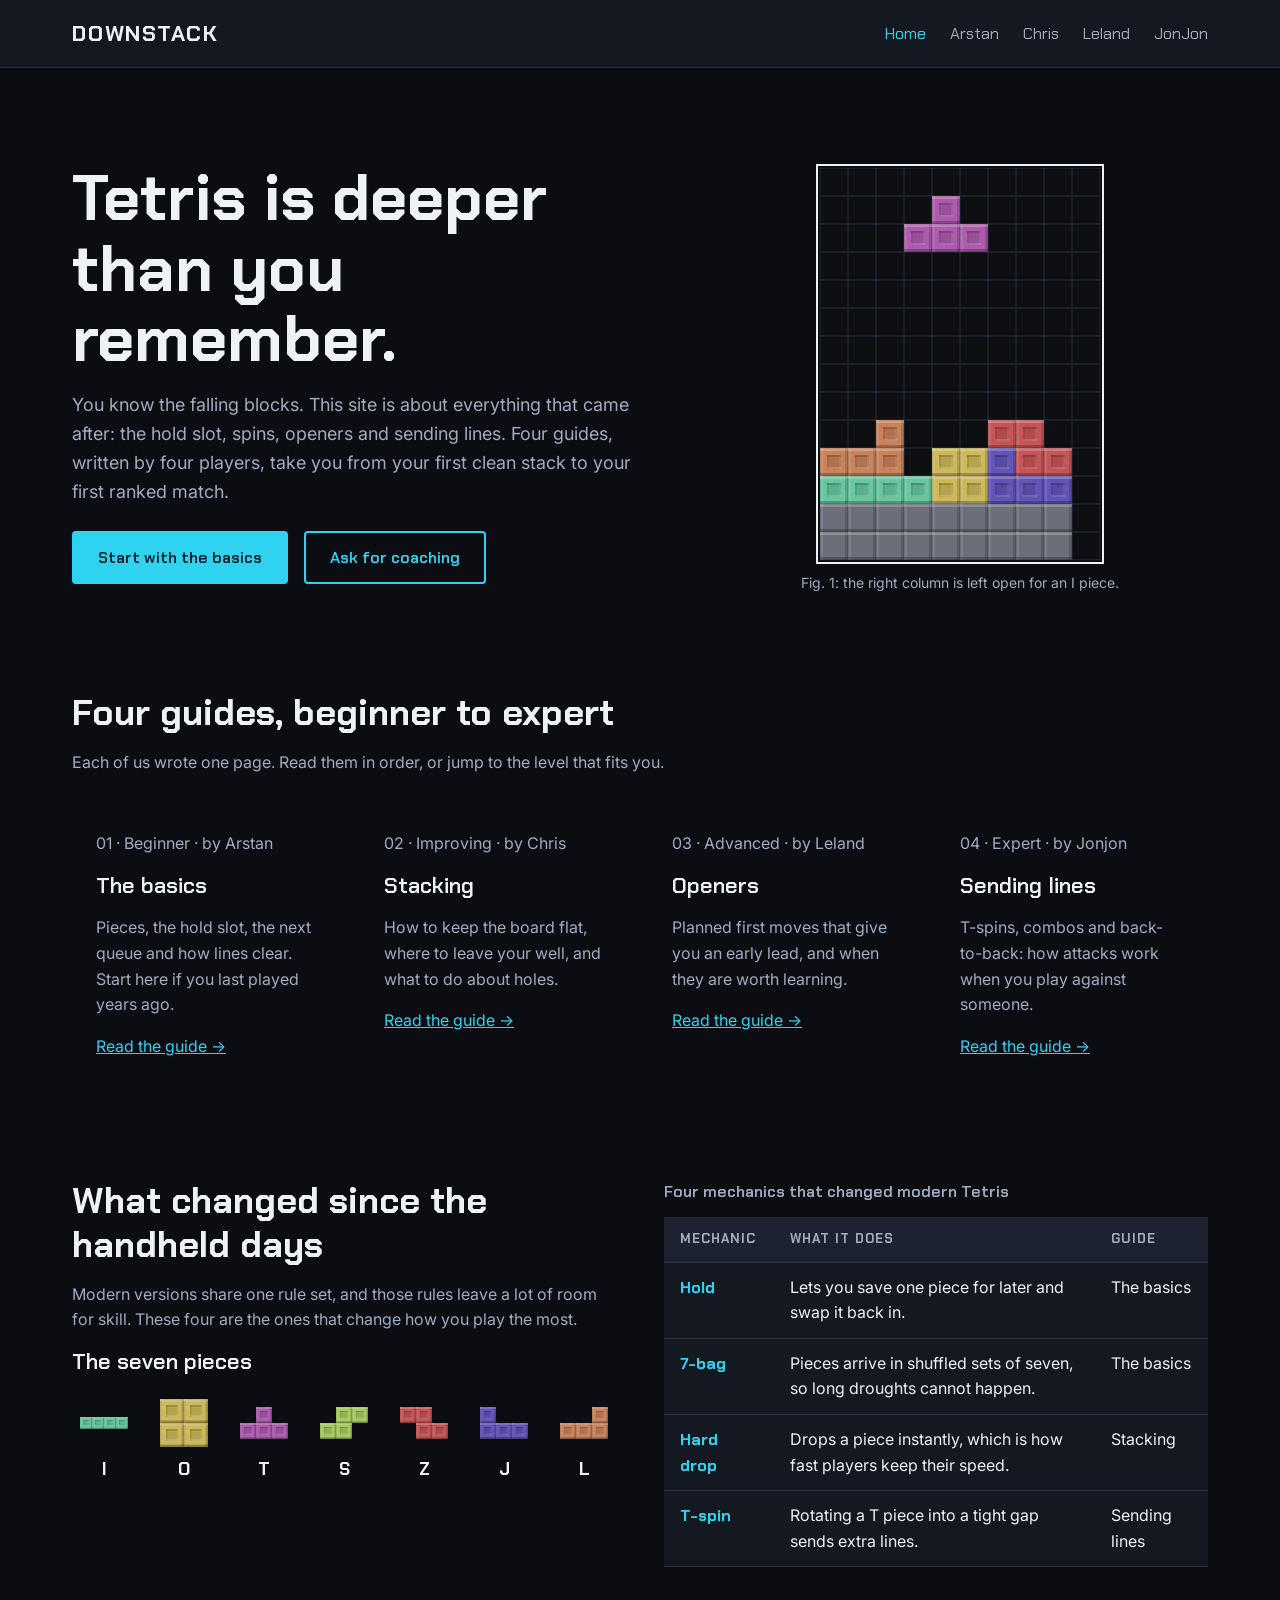
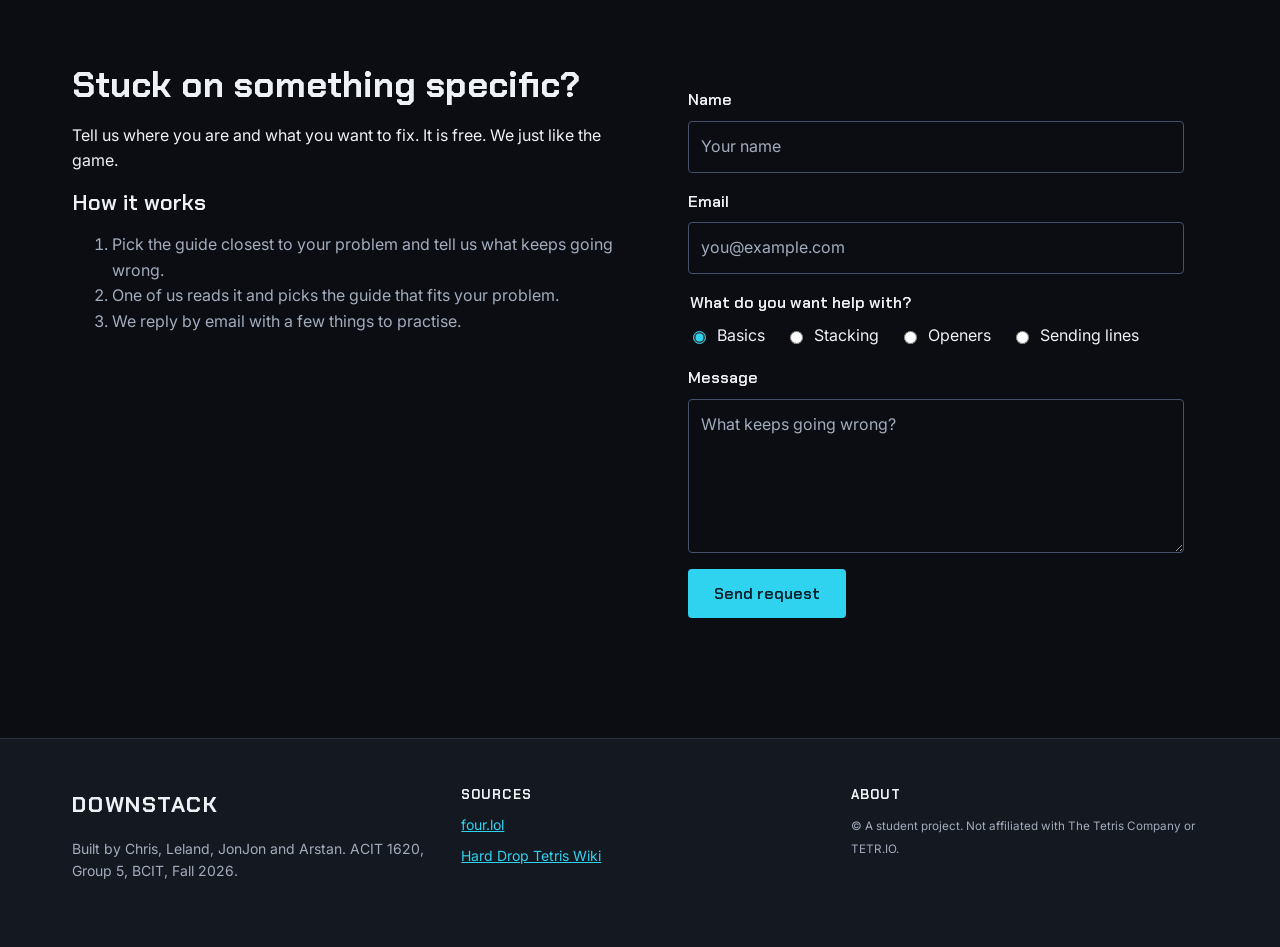
<file: index.html>
<!doctype html>
<html lang="en">
    <head>
        <meta charset="UTF-8" />
        <meta name="viewport" content="width=device-width, initial-scale=1.0" />
        <link rel="stylesheet" href="style.css" />

        <title>DOWNSTACK | Modern Tetris guides</title>
    </head>
    <body>
        <header>
            <div class="header-content">
                <a class="logo" href="index.html">DOWNSTACK</a>
                <nav>
                    <ul class="horizontal-nav">
                        <li>
                            <a href="index.html" aria-current="page">Home</a>
                        </li>
                        <li><a href="basics.html">Arstan</a></li>
                        <li><a href="chris.html">Chris</a></li>
                        <li><a href="openers.html">Leland</a></li>
                        <li><a href="jonjon.html">JonJon</a></li>
                    </ul>
                </nav>
            </div>
        </header>
        <main>
            <section class="hero">
                <div class="hero-text">
                    <h1>Tetris is deeper than you remember.</h1>
                    <p class="lead">
                        You know the falling blocks. This site is about
                        everything that came after: the hold slot, spins,
                        openers and sending lines. Four guides, written by four
                        players, take you from your first clean stack to your
                        first ranked match.
                    </p>
                    <div class="buttons">
                        <a class="btn" href="basics.html"
                            >Start with the basics</a
                        >
                        <a class="btn btn-outline" href="#coaching"
                            >Ask for coaching</a
                        >
                    </div>
                </div>
                <div class="hero-image">
                    <figure>
                        <img
                            src="images/board-diagram.svg"
                            alt="A Tetris board with a T piece falling at the top. The stack fills the left nine columns and the far right column is left empty."
                            width="288"
                            height="400"
                        />
                        <figcaption>
                            Fig. 1: the right column is left open for an I
                            piece.
                        </figcaption>
                    </figure>
                </div>
            </section>
            <section>
                <div class="section-head">
                    <h2>Four guides, beginner to expert</h2>
                    <p>
                        Each of us wrote one page. Read them in order, or jump
                        to the level that fits you.
                    </p>
                </div>
                <div class="cards">
                    <div class="card">
                        <p class="eyebrow">01 · Beginner · by Arstan</p>
                        <h3>The basics</h3>
                        <p>
                            Pieces, the hold slot, the next queue and how lines
                            clear. Start here if you last played years ago.
                        </p>
                        <a href="basics.html">Read the guide →</a>
                    </div>
                    <div class="card">
                        <p class="eyebrow">02 · Improving · by Chris</p>
                        <h3>Stacking</h3>
                        <p>
                            How to keep the board flat, where to leave your
                            well, and what to do about holes.
                        </p>
                        <a href="chris.html">Read the guide →</a>
                    </div>
                    <div class="card">
                        <p class="eyebrow">03 · Advanced · by Leland</p>
                        <h3>Openers</h3>
                        <p>
                            Planned first moves that give you an early lead, and
                            when they are worth learning.
                        </p>
                        <a href="openers.html">Read the guide →</a>
                    </div>
                    <div class="card">
                        <p class="eyebrow">04 · Expert · by Jonjon</p>
                        <h3>Sending lines</h3>
                        <p>
                            T-spins, combos and back-to-back: how attacks work
                            when you play against someone.
                        </p>
                        <a href="jonjon.html">Read the guide →</a>
                    </div>
                </div>
            </section>
            <section class="split">
                <div class="section-head">
                    <h2>What changed since the handheld days</h2>
                    <p>
                        Modern versions share one rule set, and those rules
                        leave a lot of room for skill. These four are the ones
                        that change how you play the most.
                    </p>
                    <h3>The seven pieces</h3>
                    <div class="pieces">
                        <figure>
                            <img
                                src="images/piece-i.svg"
                                alt="I piece: four blocks in a straight line"
                                width="144"
                                height="36"
                            />
                            <figcaption>I</figcaption>
                        </figure>
                        <figure>
                            <img
                                src="images/piece-o.svg"
                                alt="O piece: four blocks in a 2 by 2 square"
                                width="72"
                                height="72"
                            />
                            <figcaption>O</figcaption>
                        </figure>
                        <figure>
                            <img
                                src="images/piece-t.svg"
                                alt="T piece: three blocks in a row with one on top of the middle"
                                width="108"
                                height="72"
                            />
                            <figcaption>T</figcaption>
                        </figure>
                        <figure>
                            <img
                                src="images/piece-s.svg"
                                alt="S piece: two blocks on the bottom left and two on the top right, offset by one"
                                width="108"
                                height="72"
                            />
                            <figcaption>S</figcaption>
                        </figure>
                        <figure>
                            <img
                                src="images/piece-z.svg"
                                alt="Z piece: two blocks on the top left and two on the bottom right, offset by one"
                                width="108"
                                height="72"
                            />
                            <figcaption>Z</figcaption>
                        </figure>
                        <figure>
                            <img
                                src="images/piece-j.svg"
                                alt="J piece: three blocks in a row with one on top of the left end"
                                width="108"
                                height="72"
                            />
                            <figcaption>J</figcaption>
                        </figure>
                        <figure>
                            <img
                                src="images/piece-l.svg"
                                alt="L piece: three blocks in a row with one on top of the right end"
                                width="108"
                                height="72"
                            />
                            <figcaption>L</figcaption>
                        </figure>
                    </div>
                </div>
                <table>
                    <caption>
                        Four mechanics that changed modern Tetris
                    </caption>
                    <thead>
                        <tr>
                            <th scope="col">Mechanic</th>
                            <th scope="col">What it does</th>
                            <th scope="col">Guide</th>
                        </tr>
                    </thead>
                    <tbody>
                        <tr>
                            <th scope="row">Hold</th>
                            <td>
                                Lets you save one piece for later and swap it
                                back in.
                            </td>
                            <td>The basics</td>
                        </tr>
                        <tr>
                            <th scope="row">7-bag</th>
                            <td>
                                Pieces arrive in shuffled sets of seven, so long
                                droughts cannot happen.
                            </td>
                            <td>The basics</td>
                        </tr>
                        <tr>
                            <th scope="row">Hard drop</th>
                            <td>
                                Drops a piece instantly, which is how fast
                                players keep their speed.
                            </td>
                            <td>Stacking</td>
                        </tr>
                        <tr>
                            <th scope="row">T-spin</th>
                            <td>
                                Rotating a T piece into a tight gap sends extra
                                lines.
                            </td>
                            <td>Sending lines</td>
                        </tr>
                    </tbody>
                </table>
            </section>
            <section class="coaching" id="coaching">
                <div>
                    <h2>Stuck on something specific?</h2>
                    <p>
                        Tell us where you are and what you want to fix. It is
                        free. We just like the game.
                    </p>
                    <h3>How it works</h3>
                    <ol>
                        <li>
                            Pick the guide closest to your problem and tell us
                            what keeps going wrong.
                        </li>
                        <li>
                            One of us reads it and picks the guide that fits
                            your problem.
                        </li>
                        <li>
                            We reply by email with a few things to practise.
                        </li>
                    </ol>
                </div>
                <form class="form">
                    <p>
                        <label for="name">Name</label>
                        <input
                            id="name"
                            name="name"
                            type="text"
                            placeholder="Your name"
                            required
                        />
                    </p>
                    <p>
                        <label for="email">Email</label>
                        <input
                            id="email"
                            name="email"
                            type="email"
                            placeholder="you@example.com"
                            required
                        />
                    </p>
                    <fieldset>
                        <legend>What do you want help with?</legend>
                        <div class="choices">
                            <input
                                type="radio"
                                id="topic-basics"
                                name="topic"
                                value="basics"
                                checked
                            />
                            <label for="topic-basics">Basics</label>
                            <input
                                type="radio"
                                id="topic-stacking"
                                name="topic"
                                value="stacking"
                            />
                            <label for="topic-stacking">Stacking</label>
                            <input
                                type="radio"
                                id="topic-openers"
                                name="topic"
                                value="openers"
                            />
                            <label for="topic-openers">Openers</label>
                            <input
                                type="radio"
                                id="topic-sending"
                                name="topic"
                                value="sending"
                            />
                            <label for="topic-sending">Sending lines</label>
                        </div>
                    </fieldset>
                    <p>
                        <label for="message">Message</label>
                        <textarea
                            id="message"
                            name="message"
                            rows="5"
                            placeholder="What keeps going wrong?"
                        ></textarea>
                    </p>
                    <button class="btn" type="submit">Send request</button>
                </form>
            </section>
        </main>
        <footer>
            <div class="footer-content">
                <div>
                    <p class="logo">DOWNSTACK</p>
                    <p>
                        Built by Chris, Leland, JonJon and Arstan. ACIT 1620,
                        Group 5, BCIT, Fall 2026.
                    </p>
                </div>
                <div>
                    <h2>Sources</h2>
                    <a href="https://four.lol">four.lol</a>
                    <a href="https://harddrop.com/wiki"
                        >Hard Drop Tetris Wiki</a
                    >
                </div>
                <div>
                    <h2>About</h2>
                    <p>
                        <small
                            >&copy; A student project. Not affiliated with The
                            Tetris Company or TETR.IO.
                        </small>
                    </p>
                </div>
            </div>
        </footer>
    </body>
</html>
</file>
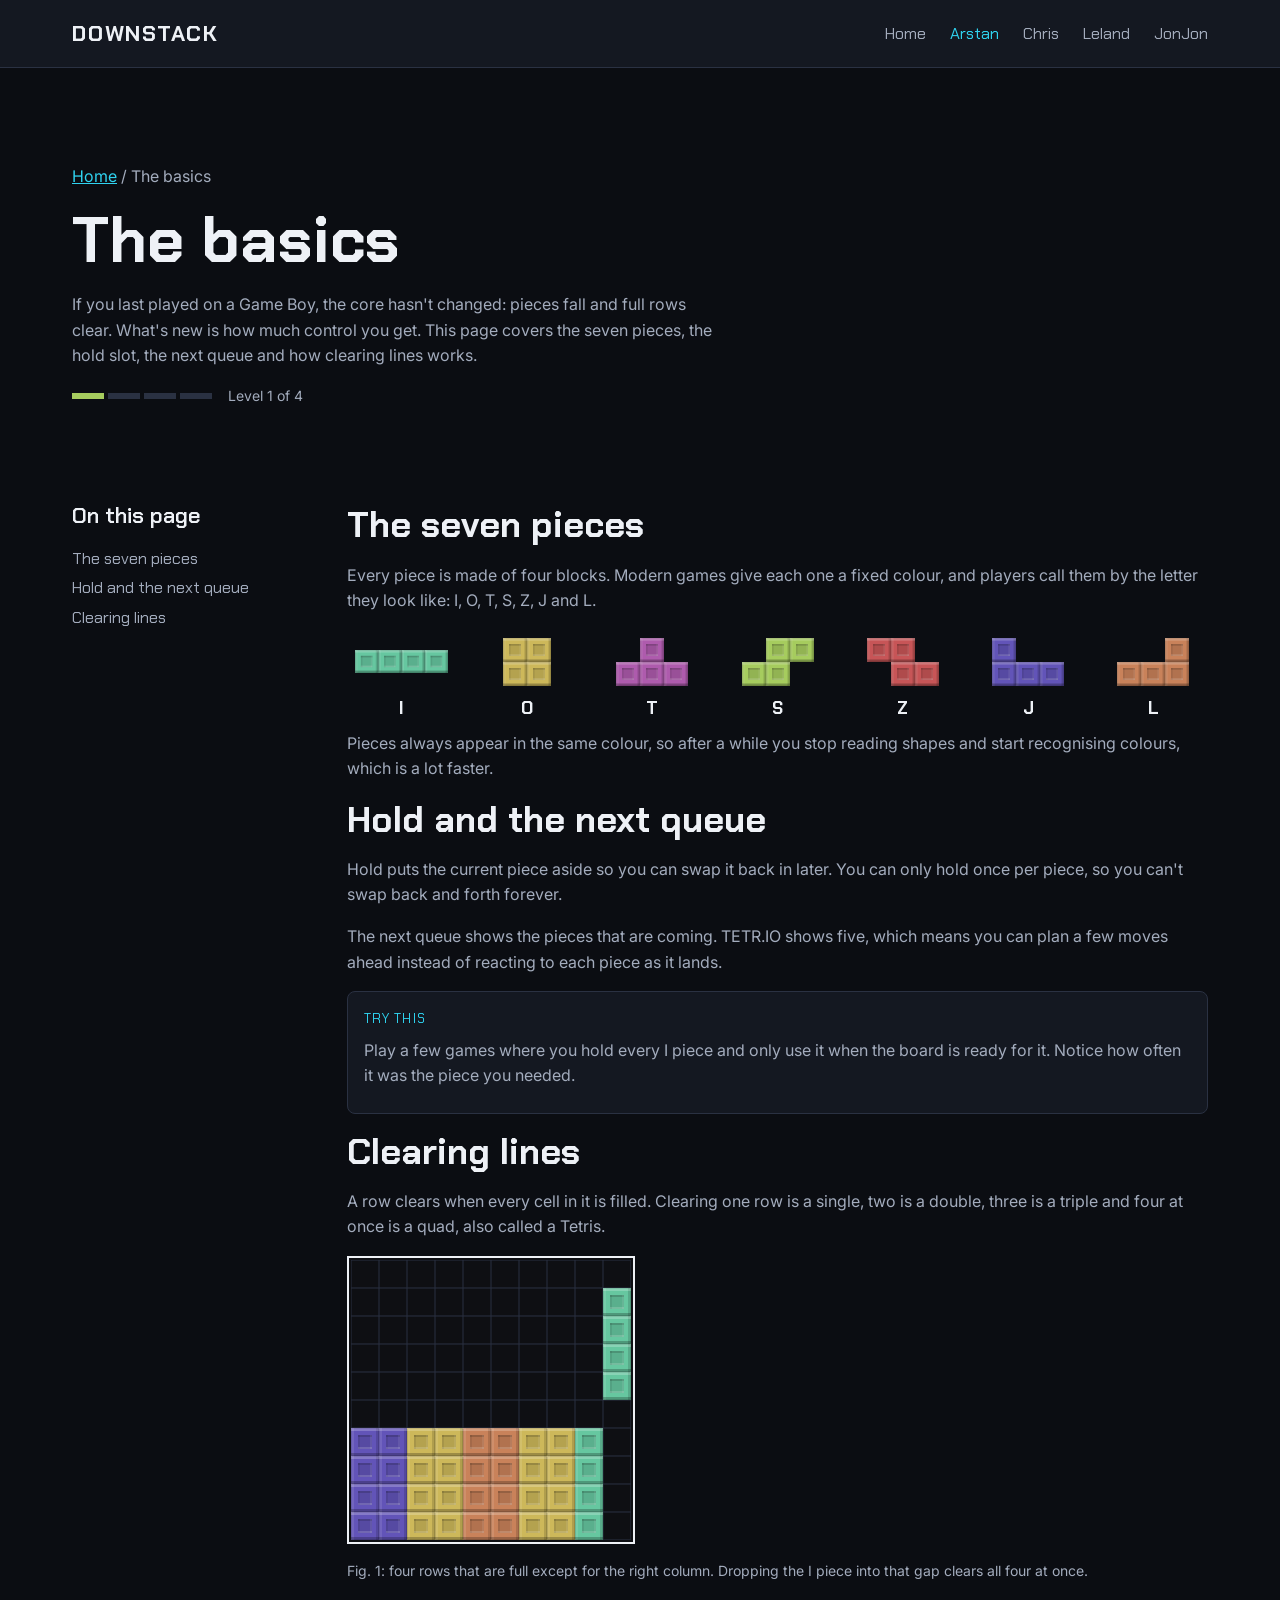
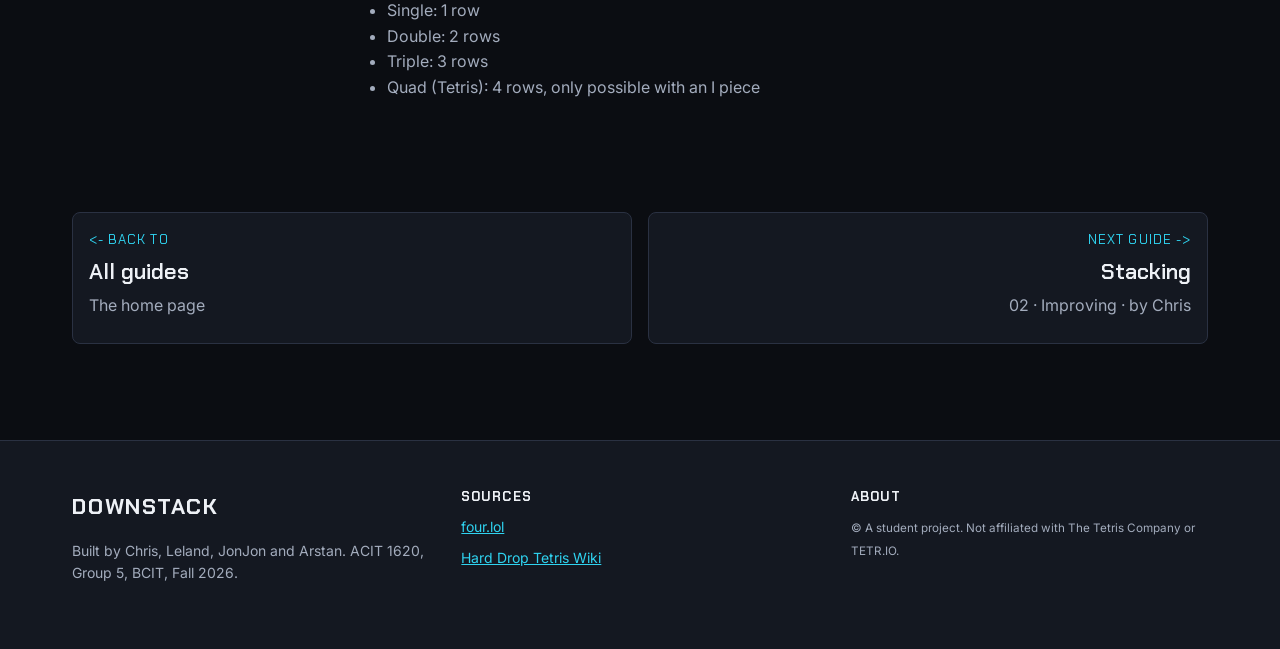
<file: basics.html>
<!doctype html>
<html lang="en">
    <head>
        <meta charset="UTF-8" />
        <meta name="viewport" content="width=device-width, initial-scale=1.0" />
        <link rel="stylesheet" href="style.css" />

        <title>DOWNSTACK | The basics</title>
    </head>
    <body>
        <header>
            <div class="header-content">
                <a class="logo" href="index.html">DOWNSTACK</a>
                <nav>
                    <ul class="horizontal-nav">
                        <li><a href="index.html">Home</a></li>
                        <li>
                            <a href="basics.html" aria-current="page">Arstan</a>
                        </li>
                        <li><a href="chris.html">Chris</a></li>
                        <li><a href="openers.html">Leland</a></li>
                        <li><a href="jonjon.html">JonJon</a></li>
                    </ul>
                </nav>
            </div>
        </header>
        <main>
            <section class="section-head">
                <p><a href="index.html">Home</a> / <span>The basics</span></p>
                <h1>The basics</h1>
                <p>
                    If you last played on a Game Boy, the core hasn't changed:
                    pieces fall and full rows clear. What's new is how much
                    control you get. This page covers the seven pieces, the hold
                    slot, the next queue and how clearing lines works.
                </p>
                <div class="level-wrapper">
                    <div class="level-gauge">
                        <div class="level level-one"></div>
                        <div class="level"></div>
                        <div class="level"></div>
                        <div class="level"></div>
                    </div>
                    <span>Level 1 of 4</span>
                </div>
            </section>
            <section class="split">
                <aside>
                    <h3>On this page</h3>
                    <nav>
                        <ul class="vertical-nav">
                            <li>
                                <a href="#the-seven-pieces">The seven pieces</a>
                            </li>
                            <li>
                                <a href="#hold">Hold and the next queue</a>
                            </li>

                            <li>
                                <a href="#clearing-lines">Clearing lines</a>
                            </li>
                        </ul>
                    </nav>
                </aside>
                <article>
                    <h2 id="the-seven-pieces">The seven pieces</h2>
                    <p>
                        Every piece is made of four blocks. Modern games give
                        each one a fixed colour, and players call them by the
                        letter they look like: I, O, T, S, Z, J and L.
                    </p>
                    <div class="pieces">
                        <figure>
                            <img
                                src="images/piece-i.svg"
                                alt="I piece: four blocks in a straight line"
                                width="144"
                                height="36"
                            />
                            <figcaption>I</figcaption>
                        </figure>
                        <figure>
                            <img
                                src="images/piece-o.svg"
                                alt="O piece: four blocks in a 2 by 2 square"
                                width="72"
                                height="72"
                            />
                            <figcaption>O</figcaption>
                        </figure>
                        <figure>
                            <img
                                src="images/piece-t.svg"
                                alt="T piece: three blocks in a row with one on top of the middle"
                                width="108"
                                height="72"
                            />
                            <figcaption>T</figcaption>
                        </figure>
                        <figure>
                            <img
                                src="images/piece-s.svg"
                                alt="S piece: two blocks on the bottom left and two on the top right, offset by one"
                                width="108"
                                height="72"
                            />
                            <figcaption>S</figcaption>
                        </figure>
                        <figure>
                            <img
                                src="images/piece-z.svg"
                                alt="Z piece: two blocks on the top left and two on the bottom right, offset by one"
                                width="108"
                                height="72"
                            />
                            <figcaption>Z</figcaption>
                        </figure>
                        <figure>
                            <img
                                src="images/piece-j.svg"
                                alt="J piece: three blocks in a row with one on top of the left end"
                                width="108"
                                height="72"
                            />
                            <figcaption>J</figcaption>
                        </figure>
                        <figure>
                            <img
                                src="images/piece-l.svg"
                                alt="L piece: three blocks in a row with one on top of the right end"
                                width="108"
                                height="72"
                            />
                            <figcaption>L</figcaption>
                        </figure>
                    </div>
                    <p>
                        Pieces always appear in the same colour, so after a
                        while you stop reading shapes and start recognising
                        colours, which is a lot faster.
                    </p>
                    <h2 id="hold">Hold and the next queue</h2>
                    <p>
                        Hold puts the current piece aside so you can swap it
                        back in later. You can only hold once per piece, so you
                        can't swap back and forth forever.
                    </p>
                    <p>
                        The next queue shows the pieces that are coming. TETR.IO
                        shows five, which means you can plan a few moves ahead
                        instead of reacting to each piece as it lands.
                    </p>
                    <div class="tip">
                        <h5>Try this</h5>
                        <p>
                            Play a few games where you hold every I piece and
                            only use it when the board is ready for it. Notice
                            how often it was the piece you needed.
                        </p>
                    </div>
                    <h2 id="clearing-lines">Clearing lines</h2>
                    <p>
                        A row clears when every cell in it is filled. Clearing
                        one row is a single, two is a double, three is a triple
                        and four at once is a quad, also called a Tetris.
                    </p>
                    <figure>
                        <img
                            src="images/board-diagram-basics.svg"
                            alt="A Tetris board with an I piece falling at the top right. The stack fills the left nine columns and the far right column is left empty."
                            width="288"
                            height="400"
                        />
                        <figcaption>
                            Fig. 1: four rows that are full except for the right
                            column. Dropping the I piece into that gap clears
                            all four at once.
                        </figcaption>
                    </figure>
                    <ul>
                        <li>Single: 1 row</li>
                        <li>Double: 2 rows</li>
                        <li>Triple: 3 rows</li>
                        <li>
                            Quad (Tetris): 4 rows, only possible with an I piece
                        </li>
                    </ul>
                </article>
            </section>
            <section class="page-navigation">
                <a href="index.html" class="page-navigation-button">
                    <h5>&lt;- Back to</h5>
                    <h3>All guides</h3>
                    <p>The home page</p>
                </a>
                <a href="chris.html" class="page-navigation-button align-right">
                    <h5>Next guide -&gt;</h5>
                    <h3>Stacking</h3>
                    <p>02 · Improving · by Chris</p>
                </a>
            </section>
        </main>
        <footer>
            <div class="footer-content">
                <div>
                    <p class="logo">DOWNSTACK</p>
                    <p>
                        Built by Chris, Leland, JonJon and Arstan. ACIT 1620,
                        Group 5, BCIT, Fall 2026.
                    </p>
                </div>
                <div>
                    <h2>Sources</h2>
                    <a href="https://four.lol">four.lol</a>
                    <a href="https://harddrop.com/wiki"
                        >Hard Drop Tetris Wiki</a
                    >
                </div>
                <div>
                    <h2>About</h2>
                    <p>
                        <small
                            >&copy; A student project. Not affiliated with The
                            Tetris Company or TETR.IO.
                        </small>
                    </p>
                </div>
            </div>
        </footer>
    </body>
</html>
</file>
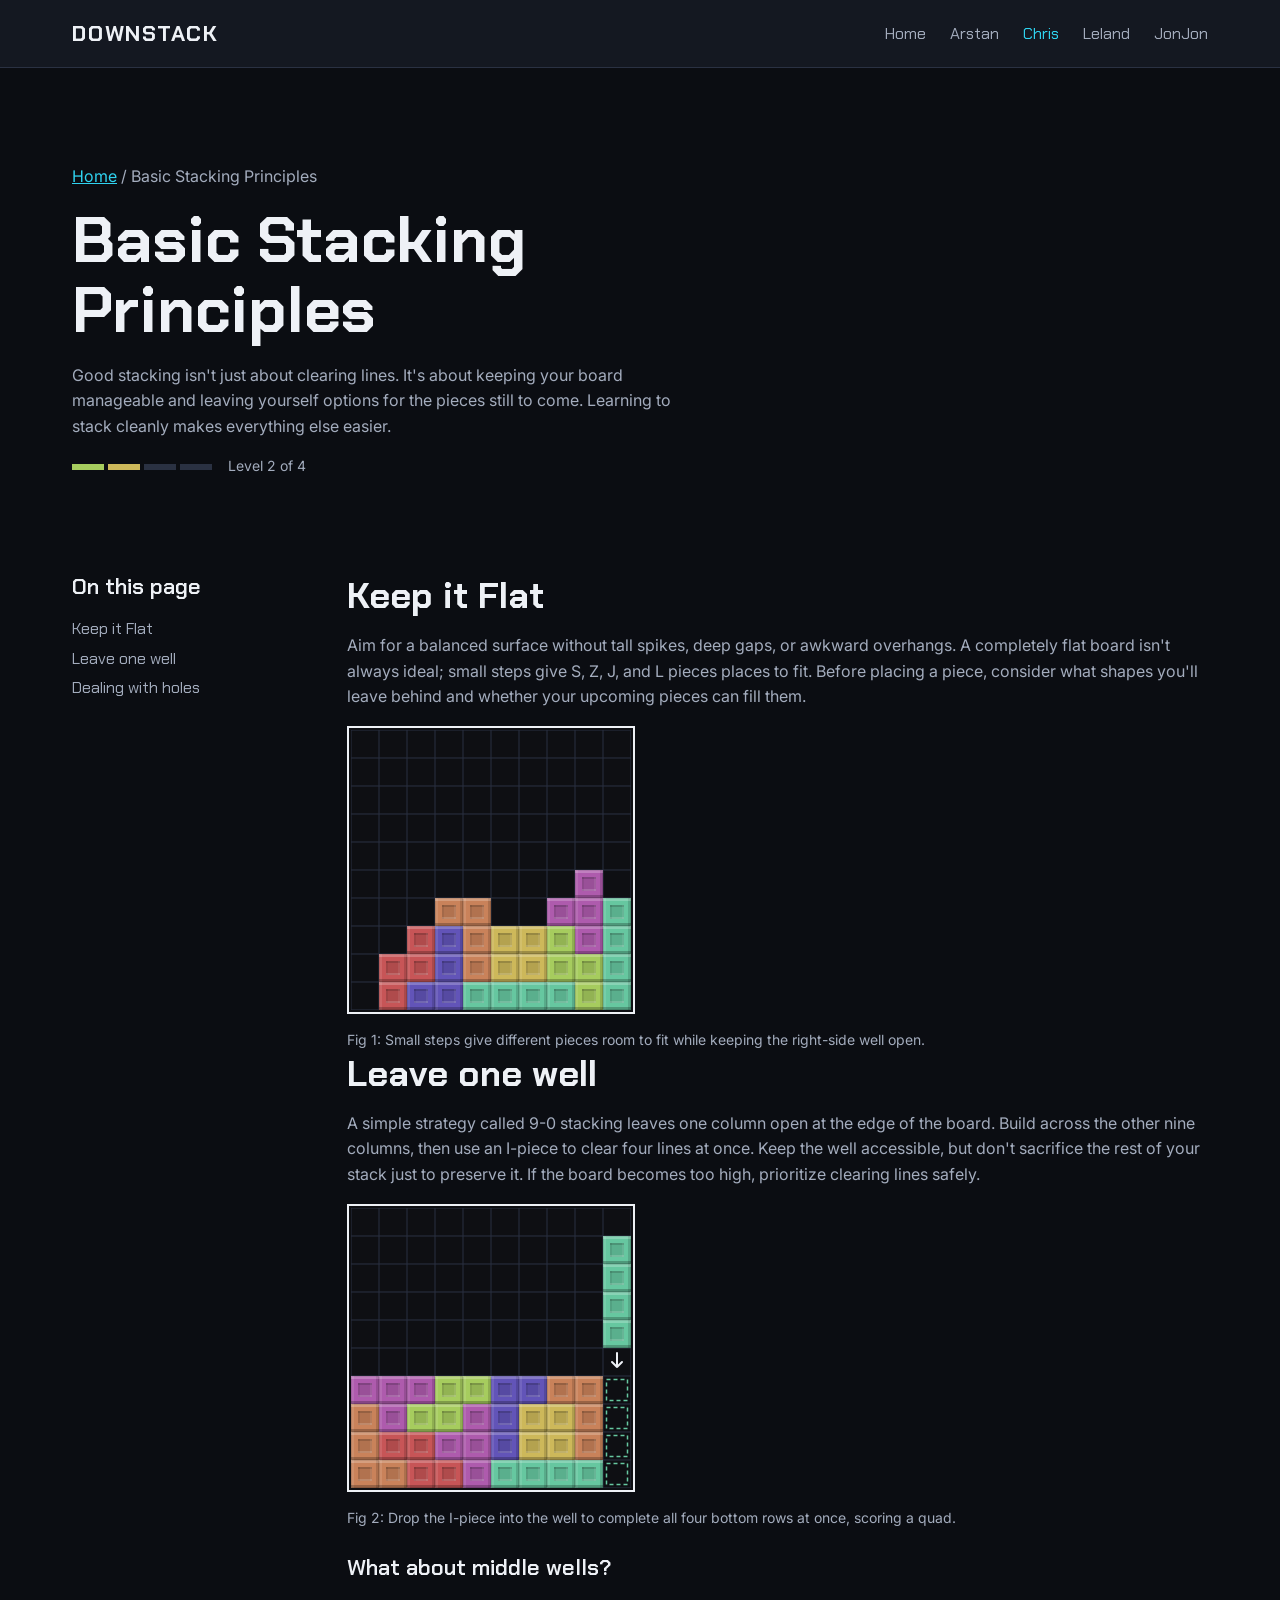
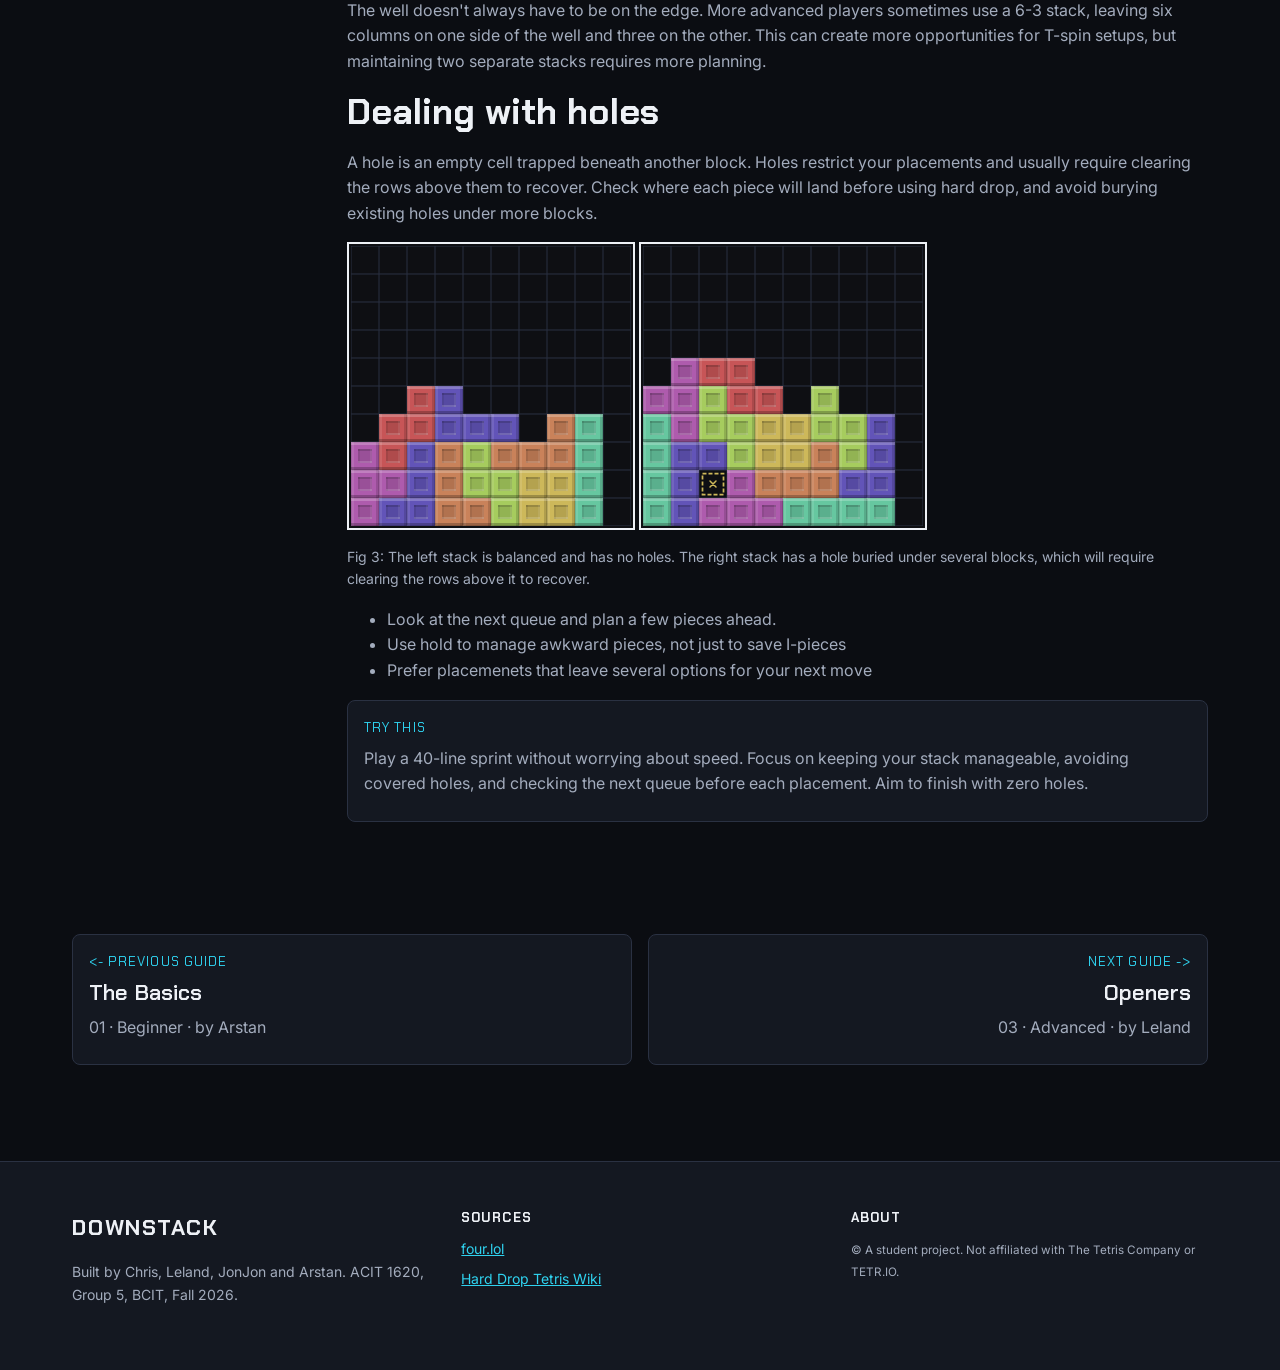
<file: chris.html>
<!doctype html>
<html lang="en">
    <head>
        <meta charset="UTF-8" />
        <meta name="viewport" content="width=device-width, initial-scale=1.0" />
        <link rel="stylesheet" href="style.css" />

        <title>DOWNSTACK | Improving</title>
    </head>
    <body>
        <header>
            <div class="header-content">
                <a class="logo" href="index.html">DOWNSTACK</a>
                <nav>
                    <ul class="horizontal-nav">
                        <li><a href="index.html">Home</a></li>
                        <li>
                            <a href="basics.html">Arstan</a>
                        </li>
                        <li><a href="chris.html" aria-current="page">Chris</a></li>
                        <li><a href="openers.html">Leland</a></li>
                        <li><a href="jonjon.html">JonJon</a></li>
                    </ul>
                </nav>
            </div>
        </header>
        <main>
            <section class="section-head">
                <p><a href="index.html">Home</a><span> / </span>Basic Stacking Principles</p>
                <h1>Basic Stacking Principles</h1>
                <p>
                    Good stacking isn't just about clearing lines. 
                    It's about keeping your board manageable 
                    and leaving yourself options for the pieces still to come. 
                    Learning to stack cleanly makes everything else easier.
                </p>
                <div class="level-wrapper">
                    <div class="level-gauge">
                        <div class="level level-one"></div>
                        <div class="level level-two"></div>
                        <div class="level"></div>
                        <div class="level"></div>
                    </div>
                    <span>Level 2 of 4</span>
                </div>
            </section>
            <section class="split">
                <aside>
                    <h3>On this page</h3>
                    <nav>
                        <ul class="vertical-nav">
                            <li>
                                <a href="#keep-it-flat">Keep it Flat</a>
                            </li>
                            <li>
                                <a href="#leave-one-well">Leave one well</a>
                            </li>

                            <li>
                                <a href="#dealing-with-holes">Dealing with holes</a>
                            </li>
                        </ul>
                    </nav>
                </aside>
                <article>
                    <h2 id="keep-it-flat">Keep it Flat</h2>
                    <p>
                        Aim for a balanced surface without tall spikes, deep gaps, or awkward overhangs. 
                        A completely flat board isn't always ideal; 
                        small steps give S, Z, J, and L pieces places to fit. 
                        Before placing a piece, consider what shapes you'll leave behind 
                        and whether your upcoming pieces can fill them.
                    </p>
                    <figure>
                        <img 
                            src="images/stacking-left-well.svg" 
                            alt="Example of a flat stack with a single well on the right side of the board" /
                            width="288"
                            height="400"
                        />
                        <figcaption>
                            Fig 1: Small steps give different pieces room to fit while keeping the right-side well open.
                        </figcaption>
                    </figure>
                    <h2 id="leave-one-well">Leave one well</h2>
                    <p>
                        A simple strategy called 9-0 stacking leaves one column open at the edge of the board. 
                        Build across the other nine columns, then use an I-piece to clear four lines at once. 
                        Keep the well accessible, but don't sacrifice the rest of your stack just to preserve it. 
                        If the board becomes too high, prioritize clearing lines safely.
                    </p>
                    <figure>
                        <img 
                            src="images/stacking-quad.svg"
                            alt="An I-piece is about to clear four lines at once from a 9-0 stack"
                            width="288"
                            height="400"
                        />
                        <figcaption>
                            Fig 2: Drop the I-piece into the well to complete all four bottom rows at once, scoring a quad.
                        </figcaption>
                    </figure>
                    <br>
                    <h3>What about middle wells?</h3>
                    <p>
                        The well doesn't always have to be on the edge. 
                        More advanced players sometimes use a 6-3 stack, 
                        leaving six columns on one side of the well and three on the other. 
                        This can create more opportunities for T-spin setups, 
                        but maintaining two separate stacks requires more planning.
                    </p>
                    <h2 id="dealing-with-holes">Dealing with holes</h2>
                    <p>
                        A hole is an empty cell trapped beneath another block. 
                        Holes restrict your placements and usually require clearing the rows above them to recover. 
                        Check where each piece will land before using hard drop, 
                        and avoid burying existing holes under more blocks.
                    </p>
                    <figure>
                        <img 
                            src="images/stacking-balanced.svg"
                            alt="A balanced stack with no holes"
                            width="288"
                            height="400"
                        />
                        <img
                            src="images/stacking-deep-hole.svg"
                            alt="A stack with a hole buried under several blocks"
                            width="288"
                            height="400"
                        />
                        <figcaption>
                            Fig 3: The left stack is balanced and has no holes. The right stack has a hole buried under several blocks, 
                            which will require clearing the rows above it to recover.
                        </figcaption>
                    </figure>
                    <ul>
                        <li>Look at the next queue and plan a few pieces ahead.</li>
                        <li>Use hold to manage awkward pieces, not just to save I-pieces</li>
                        <li>Prefer placemenets that leave several options for your next move</li>
                    </ul>
                    <div class="tip">
                        <h5>Try this</h5>
                        <p>
                            Play a 40-line sprint without worrying about speed. 
                            Focus on keeping your stack manageable, avoiding covered holes, 
                            and checking the next queue before each placement. 
                            Aim to finish with zero holes.
                        </p>
                    </div>
                </article>
            </section>
            <section class="page-navigation">
                <a href="index.html" class="page-navigation-button">
                    <h5>&lt;- Previous guide</h5>
                    <h3>The Basics</h3>
                    <p>01 · Beginner · by Arstan</p>
                </a>
                <a href="chris.html" class="page-navigation-button align-right">
                    <h5>Next guide -&gt;</h5>
                    <h3>Openers</h3>
                    <p>03 · Advanced · by Leland</p>
                </a>
            </section>
        </main>
        <footer>
            <div class="footer-content">
                <div>
                    <p class="logo">DOWNSTACK</p>
                    <p>
                        Built by Chris, Leland, JonJon and Arstan. ACIT 1620,
                        Group 5, BCIT, Fall 2026.
                    </p>
                </div>
                <div>
                    <h2>Sources</h2>
                    <a href="https://four.lol">four.lol</a>
                    <a href="https://harddrop.com/wiki">Hard Drop Tetris Wiki</a>
                </div>
                <div>
                    <h2>About</h2>
                    <p>
                        <small>
                            &copy; A student project. Not affiliated with The
                            Tetris Company or TETR.IO.
                        </small>
                    </p>
                </div>
            </div>
        </footer>
    </body>
</html>
</file>
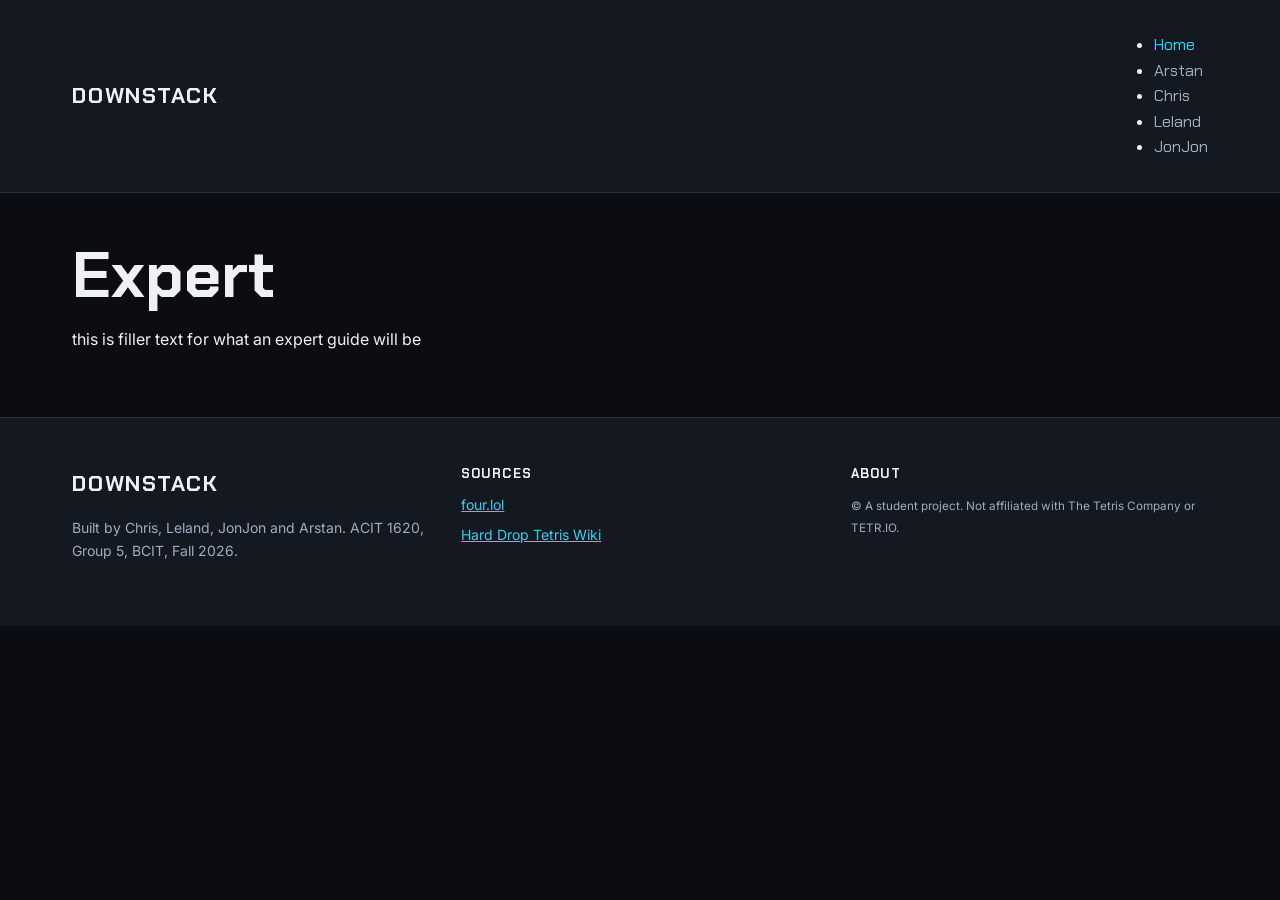
<file: jonjon.html>
<!doctype html>
<html lang="en">
    <head>
        <meta charset="UTF-8" />
        <meta name="viewport" content="width=device-width, initial-scale=1.0" />
        <link rel="stylesheet" href="/style.css" />
        <title>Jonjon's page</title>
    </head>
    <body>
        <header>
            <div class="header-content">
                <a class="logo" href="index.html">DOWNSTACK</a>
                <nav>
                    <ul>
                        <li>
                            <a href="index.html" aria-current="page">Home</a>
                        </li>
                        <li><a href="basics.html">Arstan</a></li>
                        <li><a href="chris.html">Chris</a></li>
                        <li><a href="openers.html">Leland</a></li>
                        <li><a href="jonjon.html">JonJon</a></li>
                    </ul>
                </nav>
            </div>
        </header>
        <main>
            <h1>Expert</h1>
            <p>this is filler text for what an expert guide will be</p>
        </main>
        <footer>
            <div class="footer-content">
                <div>
                    <p class="logo">DOWNSTACK</p>
                    <p>
                        Built by Chris, Leland, JonJon and Arstan. ACIT 1620,
                        Group 5, BCIT, Fall 2026.
                    </p>
                </div>
                <div>
                    <h2>Sources</h2>
                    <a href="https://four.lol">four.lol</a>
                    <a href="https://harddrop.com/wiki"
                        >Hard Drop Tetris Wiki</a
                    >
                </div>
                <div>
                    <h2>About</h2>
                    <p>
                        <small
                            >&copy; A student project. Not affiliated with The
                            Tetris Company or TETR.IO.
                        </small>
                    </p>
                </div>
            </div>
        </footer>
    </body>
</html>
</file>
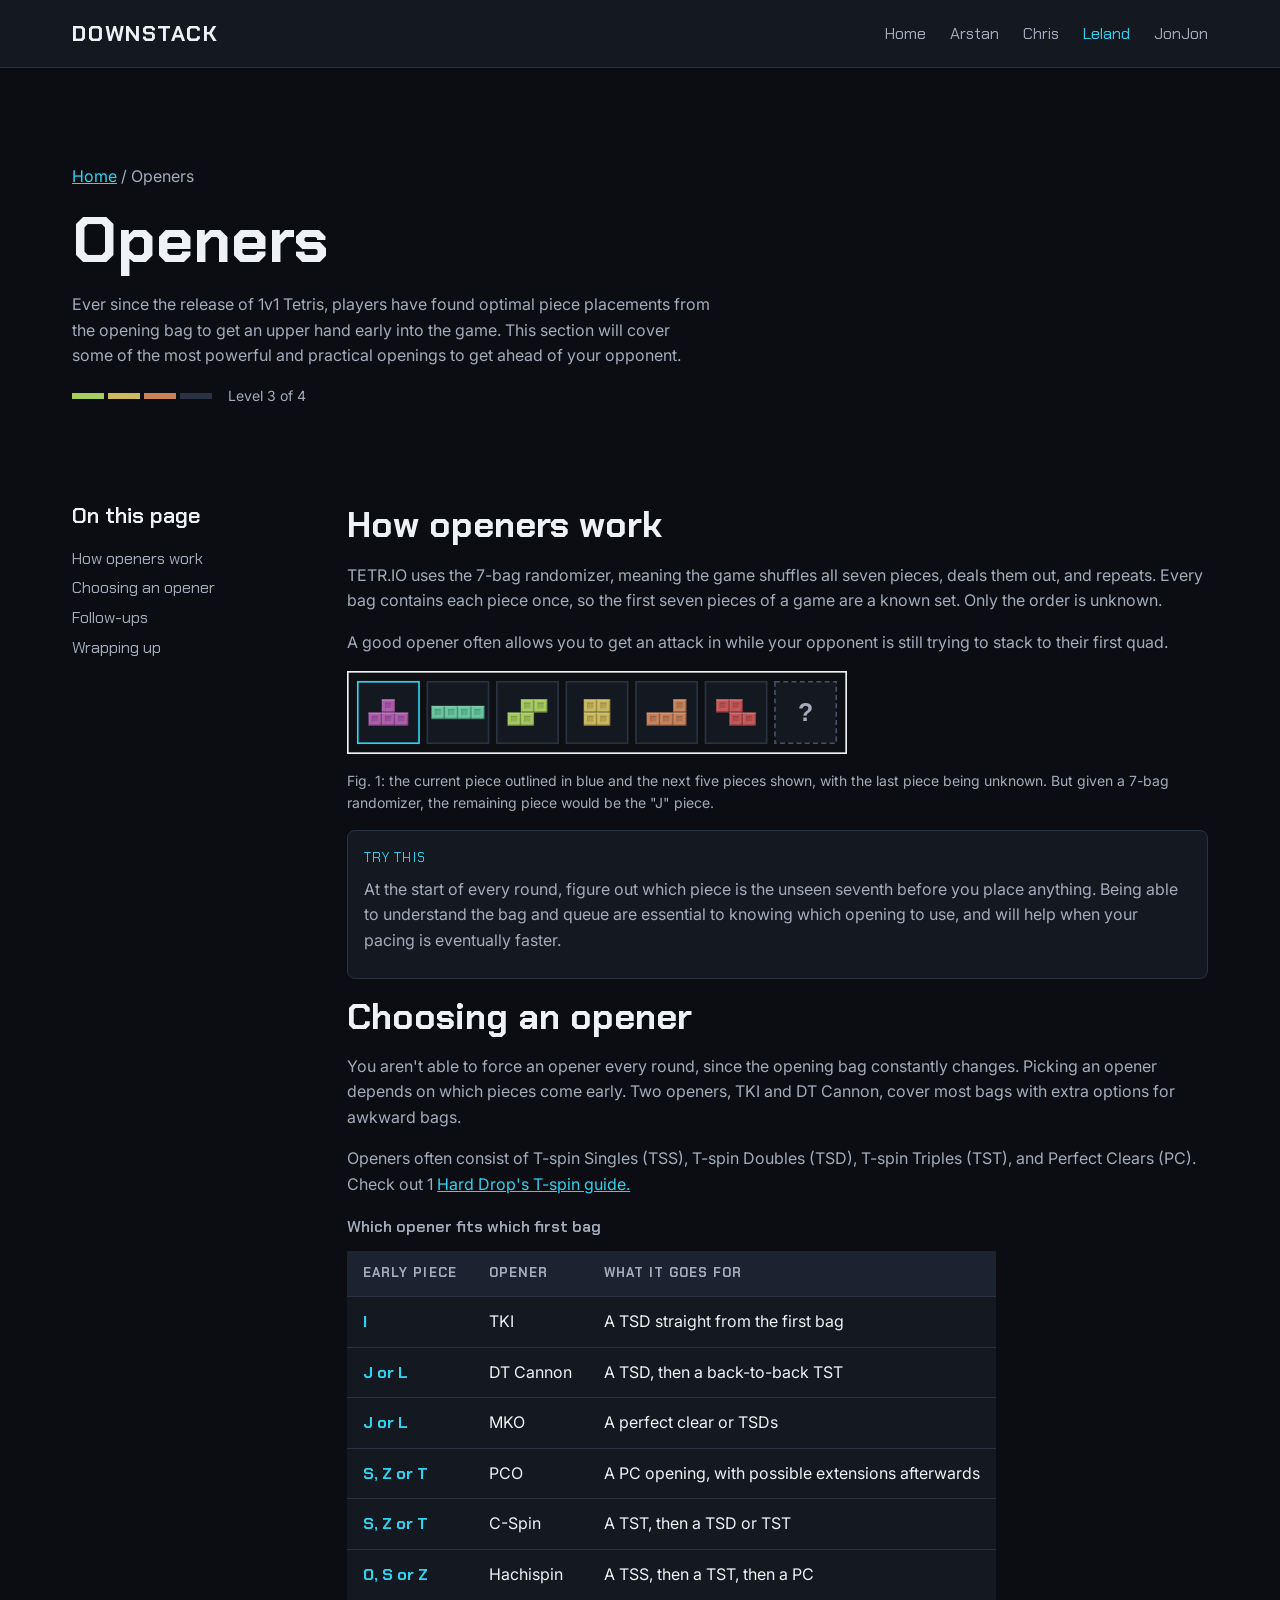
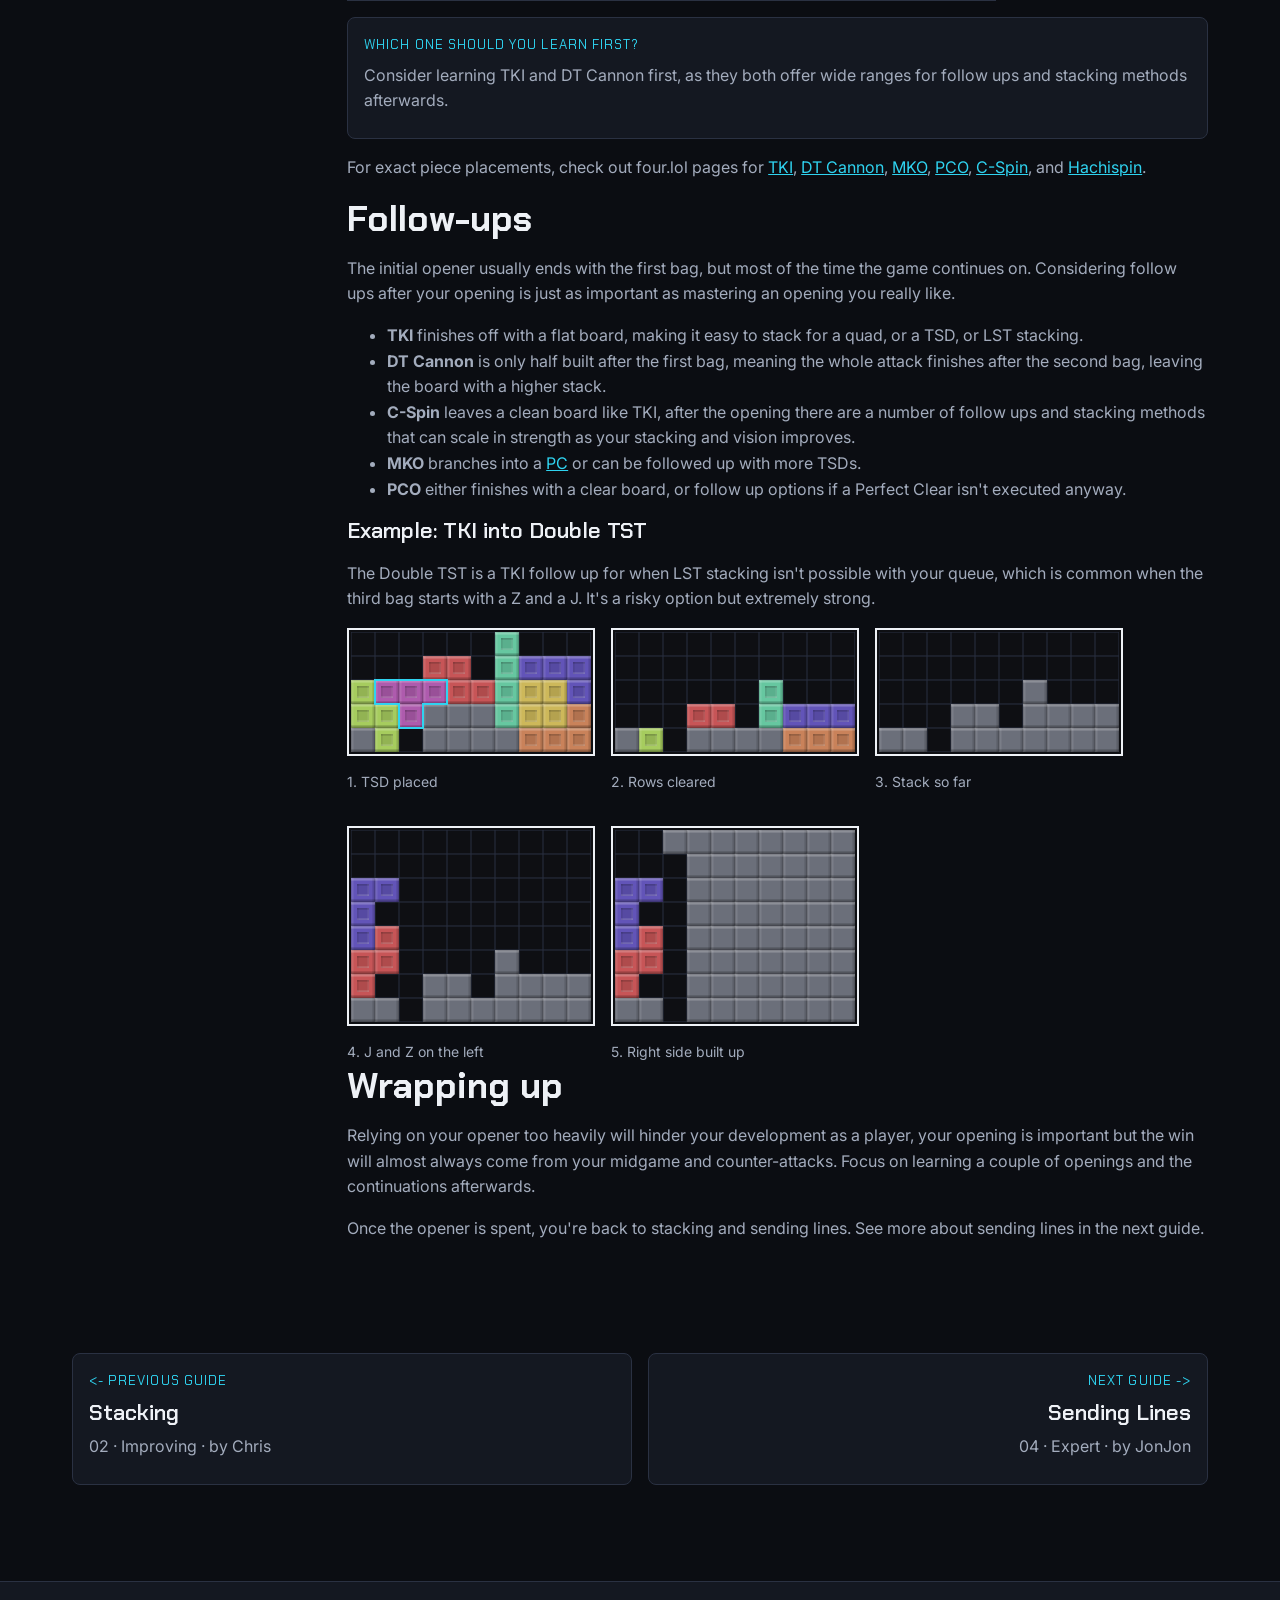
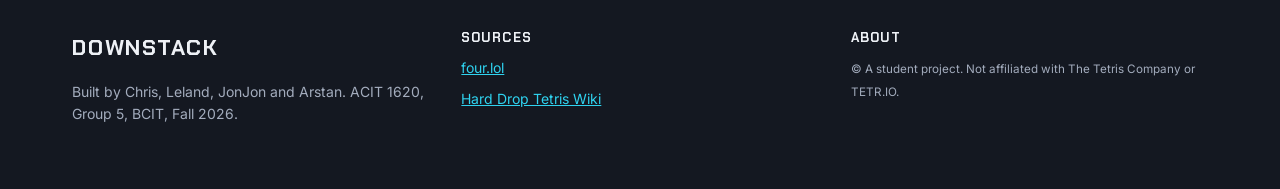
<file: openers.html>
<!doctype html>
<html lang="en">
    <head>
        <meta charset="UTF-8"/>
        <meta name="viewport" content="width=device-width, initial-scale=1.0" />
        <link rel="stylesheet" href="style.css" />

        <title>DOWNSTACK | Openers</title>
    </head>
    <body>
        <header>
            <div class="header-content">
                <a class="logo" href="index.html">DOWNSTACK</a>
                <nav>
                    <ul class="horizontal-nav">
                        <li><a href="index.html">Home</a></li>
                        <li>
                            <a href="basics.html">Arstan</a>
                        </li>
                        <li><a href="chris.html">Chris</a></li>
                        <li><a href="openers.html" aria-current="page">Leland</a></li>
                        <li><a href="jonjon.html">JonJon</a></li>
                    </ul>
                </nav>
            </div>
        </header>
        <main>
            <section class="section-head">
                <p><a href="index.html">Home</a> / <span>Openers</span></p>
                <h1>Openers</h1>
                <p>
                    Ever since the release of 1v1 Tetris, players have found optimal piece placements from the opening bag to 
                    get an upper hand early into the game. This section will cover some of the most powerful and practical openings 
                    to get ahead of your opponent.
                </p>
                <div class="level-wrapper">
                    <div class="level-gauge">
                        <div class="level level-one"></div>
                        <div class="level level-two"></div>
                        <div class="level level-three"></div>
                        <div class="level"></div>
                    </div>
                    <span>Level 3 of 4</span>
                </div>
            </section>
            <section class="split">
                <aside>
                    <h3>On this page</h3>
                    <nav>
                        <ul class="vertical-nav">
                            <li>
                                <a href="#how-openers-work">How openers work</a>
                            </li>
                            <li>
                                <a href="#choosing-an-opener">Choosing an opener</a>
                            </li>

                            <li>
                                <a href="#follow-ups">Follow-ups</a>
                            </li>
                            <li>
                                <a href="#wrapping-up">Wrapping up</a>
                            </li>
                        </ul>
                    </nav>
                </aside>
                <article>
                    <h2 id="how-openers-work">How openers work</h2>
                    <p>
                        TETR.IO uses the 7-bag randomizer, meaning the game shuffles all seven pieces, deals them out, and repeats.
                        Every bag contains each piece once, so the first seven pieces of a game are a known set. Only the order is unknown.
                    </p>
                    <p>
                        A good opener often allows you to get an attack in while your opponent is still trying to stack to their first quad.
                    </p>
                    <figure>
                        <img 
                            src="images/opener-7-bag.svg"
                            alt="The current piece highlighted, followed by remaining unique pieces in the queue, and a dashed empty slot to represent a piece that can't be seen from the queue."
                            width="500"
                            height="400"
                        />
                        <figcaption>
                            Fig. 1: the current piece outlined in blue and the next five pieces shown, with the last piece being unknown. 
                            But given a 7-bag randomizer, the remaining piece would be the "J" piece.
                        </figcaption>
                    </figure>
                    <div class="tip">
                        <h5>Try this</h5>
                        <p>
                            At the start of every round, figure out which piece is the unseen seventh before you place anything. 
                            Being able to understand the bag and queue are essential to knowing which opening to use, and will help when 
                            your pacing is eventually faster.
                        </p>
                    </div>
                    
                    <h2 id="choosing-an-opener">Choosing an opener</h2>
                    <p>
                        You aren't able to force an opener every round, since the opening bag constantly changes. 
                        Picking an opener depends on which pieces come early. Two openers, TKI and DT Cannon, cover most bags with 
                        extra options for awkward bags.
                    </p>
                    <p>
                        Openers often consist of T-spin Singles (TSS), T-spin Doubles (TSD), T-spin Triples (TST), and Perfect Clears (PC). Check out 1
                        <a href="https://harddrop.com/wiki/T-Spin_Guide">Hard Drop's T-spin guide.</a>
                    </p>
                    <table>
                        <caption>Which opener fits which first bag</caption>
                        <thead>
                            <tr>
                                <th>Early piece</th>
                                <th>Opener</th>
                                <th>What it goes for</th>
                            </tr>
                        </thead>
                        <tbody>
                            <tr>
                                <th scope="row">I</th>
                                <td>TKI</td>
                                <td>A TSD straight from the first bag</td>
                            </tr>
                            <tr>
                                <th scope="row">J or L</th>
                                <td>DT Cannon</td>
                                <td>A TSD, then a back-to-back TST</td>
                            </tr>
                            <tr>
                                <th scope="row">J or L</th>
                                <td>MKO</td>
                                <td>A perfect clear or TSDs</td>
                            </tr>
                            <tr>
                                <th scope="row">S, Z or T</th>
                                <td>PCO</td>
                                <td>A PC opening, with possible extensions afterwards</td>
                            </tr>
                            <tr>
                                <th scope="row">S, Z or T</th>
                                <td>C-Spin</td>
                                <td>A TST, then a TSD or TST</td>
                            </tr>
                            <tr>
                                <th scope="row">O, S or Z</th>
                                <td>Hachispin</td>
                                <td>A TSS, then a TST, then a PC</td>
                            </tr>
                        </tbody>
                    </table>
                    <div class="tip">
                        <h5>Which one should you learn first?</h5>
                        <p>
                        Consider learning TKI and DT Cannon first, as they both offer wide ranges for follow ups and stacking methods afterwards.
                        </p>
                    </div>
                    <p>
                        For exact piece placements, check out four.lol pages for
                        <a href="https://four.lol/openers/tki">TKI</a>,
                        <a href="https://four.lol/methods/dt-cannon">DT Cannon</a>,
                        <a href="https://four.lol/openers/mko">MKO</a>,
                        <a href="https://four.lol/perfect-clears/opener">PCO</a>,
                        <a href="https://four.lol/methods/triple-double#opening-c-spin">C-Spin</a>, and
                        <a href="https://four.lol/openers/hachispin">Hachispin</a>.
                    </p>

                    <h2 id="follow-ups">Follow-ups</h2>
                    <p>
                    The initial opener usually ends with the first bag, but most of the time the game continues on. Considering follow ups 
                    after your opening is just as important as mastering an opening you really like.
                    </p>
                    <ul>
                        <li>
                            <strong>TKI</strong> 
                            finishes off with a flat board, making it easy to stack for a quad, or a TSD, or LST stacking.
                        </li>
                        <li>
                            <strong>DT Cannon</strong>
                            is only half built after the first bag, meaning the whole attack finishes after the second bag, leaving the board
                            with a higher stack.
                        </li>
                        <li>
                            <strong>C-Spin</strong>
                            leaves a clean board like TKI, after the opening there are a number of follow ups and stacking methods that can scale
                            in strength as your stacking and vision improves.
                        </li>
                        <li>
                            <strong>MKO</strong>
                            branches into a <a href="https://harddrop.com/wiki/Perfect_clear#MKO_Stacking">PC</a> or can be followed up with
                            more TSDs.
                        </li>
                        <li>
                            <strong>PCO</strong>
                            either finishes with a clear board, or follow up options if a Perfect Clear isn't executed anyway.
                        </li>
                    </ul>

                    <h3>Example: TKI into Double TST</h3>
                    <p>
                        The Double TST is a TKI follow up for when LST stacking isn't possible with your queue, which is common
                        when the third bag starts with a Z and a J. It's a risky option but extremely strong.
                    </p>
                    <div class="cards">
                        <figure style="margin-bottom: var(--space-8);">
                            <img
                                src="images/opener-dtst-1.svg"
                                alt="The TKI first bag with the T-spin double placed. The T is outlined, and the two rows it completes are full."
                                width="248"
                                height="128"
                            />
                            <figcaption>1. TSD placed</figcaption>
                        </figure>
                        <figure>
                            <img
                                src="images/opener-dtst-2.svg"
                                alt="The same board after the two full rows clear, leaving a low stack with a gap in the third column."
                                width="248"
                                height="128"
                            />
                            <figcaption>2. Rows cleared</figcaption>
                        </figure>
                        <figure>
                            <img
                                src="images/opener-dtst-3.svg"
                                alt="The same stack with every cell drawn in grey."
                                width="248"
                                height="128"
                            />
                            <figcaption>3. Stack so far</figcaption>
                        </figure>
                    </div>
                    
                    <div class="cards">
                        <figure>
                            <img
                                src="images/opener-dtst-4.svg"
                                alt="A blue J and a red Z stacked in the two left columns, with the grey stack to their right 
                                and an empty third column."
                                width="248"
                                height="200"
                            />
                            <figcaption>4. J and Z on the left</figcaption>
                        </figure>
                        <figure>
                            <img
                                src="images/opener-dtst-5.svg"
                                alt="The same J and Z on the left, with the grey stack on the right built up to the top of the board and the third column left open."
                                width="248"
                                height="200"
                            />
                            <figcaption>5. Right side built up</figcaption>
                        </figure>
                    </div>

                    <h2 id="wrapping-up">Wrapping up</h2>
                    <p>
                        Relying on your opener too heavily will hinder your development as a player, your opening is important but the 
                        win will almost always come from your midgame and counter-attacks. Focus on learning a couple of openings and 
                        the continuations afterwards.
                    </p>
                    <p>
                        Once the opener is spent, you're back to stacking and sending lines. See more about sending lines in the next guide.
                    </p>
                </article>
            </section>
            <section class="page-navigation">
                <a href="chris.html" class="page-navigation-button">
                    <h5>&lt;- Previous guide</h5>
                    <h3>Stacking</h3>
                    <p>02 · Improving · by Chris</p>
                </a>
                <a href="jonjon.html" class="page-navigation-button align-right">
                    <h5>Next guide -&gt;</h5>
                    <h3>Sending Lines</h3>
                    <p>04 · Expert · by JonJon</p>
                </a>
            </section>
        </main>
        <footer>
            <div class="footer-content">
                <div>
                    <p class="logo">DOWNSTACK</p>
                    <p>
                        Built by Chris, Leland, JonJon and Arstan. ACIT 1620,
                        Group 5, BCIT, Fall 2026.
                    </p>
                </div>
                <div>
                    <h2>Sources</h2>
                    <a href="https://four.lol">four.lol</a>
                    <a href="https://harddrop.com/wiki"
                        >Hard Drop Tetris Wiki</a
                    >
                </div>
                <div>
                    <h2>About</h2>
                    <p>
                        <small
                            >&copy; A student project. Not affiliated with The
                            Tetris Company or TETR.IO.
                        </small>
                    </p>
                </div>
            </div>
        </footer>
    </body>
</html>
</file>
<file: style.css>
@import url("https://fonts.googleapis.com/css2?family=Chakra+Petch:wght@500;600;700&family=Inter:wght@400;600&display=swap");

/* Colours, fonts and spacing from the Figma file. Use these on every page. */
:root {
    --bg: #0b0d12;
    --surface: #141821;
    --surface-raised: #1c2230;
    --border: #2a3142;
    --border-strong: #46506a;
    --text: #eef1f6;
    --text-muted: #a3acbd;
    --accent: #2fd3f0;
    --accent-hover: #7be6f8;
    --on-accent: #06202a;

    --font-display: "Chakra Petch", "Courier New", Courier, monospace;
    --font-body: "Inter", Arial, sans-serif;

    --space-2: 8px;
    --space-3: 12px;
    --space-4: 16px;
    --space-6: 24px;
    --space-8: 32px;
    --space-12: 48px;

    --radius-sm: 4px;
    --radius-md: 8px;
    --page-width: 1200px;
}

/* Base */

* {
    box-sizing: border-box;
}

html {
    scroll-behavior: smooth;
}

body {
    margin: 0;
    background-color: var(--bg);
    color: var(--text);
    font-family: var(--font-body);
    font-size: 16px;
    line-height: 1.6;
}

h1,
h2,
h3,
.logo,
nav a,
.btn,
label,
legend,
caption,
th {
    font-family: var(--font-display);
}

h1,
h2,
h3 {
    margin: 0 0 var(--space-4);
    line-height: 1.2;
}

h1 {
    font-size: 64px;
    line-height: 1.1;
}

h2 {
    font-size: 36px;
}

h3 {
    font-size: 22px;
    font-weight: 600;
}

p,
ol {
    margin: 0 0 var(--space-4);
}

a {
    color: var(--accent);
}

a:hover {
    color: var(--accent-hover);
}

:focus-visible {
    outline: 2px solid var(--accent);
    outline-offset: 2px;
}

img {
    max-width: 100%;
    height: auto;
}

figure {
    margin: 0;
}

figcaption {
    color: var(--text-muted);
    font-size: 14px;
    margin-top: var(--space-2);
}

/* Header and footer (same on every page) */

body > header,
footer {
    background-color: var(--surface);
    border-bottom: 1px solid var(--border);
}

footer {
    border-bottom: none;
    border-top: 1px solid var(--border);
    color: var(--text-muted);
    font-size: 14px;
}

.header-content,
.footer-content {
    display: flex;
    flex-wrap: wrap;
    justify-content: space-between;
    align-items: center;
    gap: var(--space-4);
    max-width: var(--page-width);
    margin: 0 auto;
    padding: var(--space-4) var(--space-8);
}

.footer-content {
    align-items: flex-start;
    gap: var(--space-8);
    padding: var(--space-12) var(--space-8);
}

.footer-content > div {
    flex: 1 1 220px;
}

.logo {
    font-size: 22px;
    font-weight: 700;
    letter-spacing: 0.08em;
    color: var(--text);
    text-decoration: none;
}

.horizontal-nav {
    display: flex;
    flex-wrap: wrap;
    gap: var(--space-6);
    list-style: none;
    margin: 0;
    padding: 0;
}

nav a {
    color: var(--text-muted);
    text-decoration: none;
}

nav a:hover,
nav a[aria-current="page"] {
    color: var(--accent);
}

footer h2 {
    font-size: 13px;
    letter-spacing: 0.08em;
    text-transform: uppercase;
    color: var(--text);
    margin-bottom: var(--space-3);
}

footer a {
    display: block;
    margin-bottom: var(--space-2);
}

/* Main content */

main {
    max-width: var(--page-width);
    margin: 0 auto;
    padding: var(--space-12) var(--space-8);
}

section {
    padding: var(--space-12) 0;
}

article p,
article ul,
.lead,
.section-head p,
.card p,
.coaching ol {
    color: var(--text-muted);
}

.lead {
    font-size: 18px;
}

.section-head {
    max-width: 640px;
    margin-bottom: var(--space-8);
}

/* Buttons */

.buttons {
    display: flex;
    flex-wrap: wrap;
    gap: var(--space-4);
    margin-top: var(--space-6);
}

.btn {
    display: inline-block;
    padding: var(--space-3) var(--space-6);
    border: 2px solid var(--accent);
    border-radius: var(--radius-sm);
    background-color: var(--accent);
    color: var(--on-accent);
    font-size: 16px;
    font-weight: 600;
    text-decoration: none;
    cursor: pointer;
}

.btn:hover {
    background-color: var(--accent-hover);
    border-color: var(--accent-hover);
    color: var(--on-accent);
}

.btn-outline {
    background-color: transparent;
    color: var(--accent);
}

.btn-outline:hover {
    background-color: var(--surface-raised);
}

/* Layout rows and boxes */

.cards,
.pieces,
.hero,
.split,
.coaching {
    display: flex;
    flex-wrap: wrap;
}

.cards,
.pieces {
    gap: var(--space-4);
}

.hero,
.split,
.coaching {
    gap: var(--space-12);
}

.hero > div,
.split > *,
.coaching > * {
    flex: 1 1 400px;
}

.card,
.pieces figure,
.form {
    padding: var(--space-6);
}

.card {
    flex: 1 1 250px;
}

/* Home page */

.hero > .hero-text {
    flex-grow: 2;
}

.hero-image img {
    display: block;
    margin: 0 auto;
}

.hero-image figcaption {
    text-align: center;
}

.split .section-head {
    margin-bottom: 0;
}

.pieces figure {
    flex: 1 1 64px;
    padding: var(--space-2);
    text-align: center;
}

.pieces img {
    display: block;
    width: 100%;
    height: 48px;
    object-fit: contain;
}

.pieces figcaption {
    font-family: var(--font-display);
    font-size: 18px;
    font-weight: 700;
    color: var(--text);
}

/* Table */

table {
    border-collapse: collapse;
    background-color: var(--surface);
}

caption {
    text-align: left;
    font-weight: 600;
    color: var(--text-muted);
    padding-bottom: var(--space-3);
}

th,
td {
    padding: var(--space-3) var(--space-4);
    border-bottom: 1px solid var(--border);
    text-align: left;
    vertical-align: top;
}

thead th {
    font-size: 13px;
    letter-spacing: 0.08em;
    text-transform: uppercase;
    color: var(--text-muted);
    background-color: var(--surface-raised);
}

tbody th {
    color: var(--accent);
}

/* Form */

.form label,
.form legend {
    display: block;
    font-weight: 600;
    margin-bottom: var(--space-2);
}

.form input[type="text"],
.form input[type="email"],
.form textarea {
    display: block;
    width: 100%;
    padding: var(--space-3);
    border: 1px solid var(--border-strong);
    border-radius: var(--radius-sm);
    background-color: var(--bg);
    color: var(--text);
    font: inherit;
}

.form ::placeholder {
    color: var(--text-muted);
}

.form fieldset {
    border: none;
    margin: 0 0 var(--space-4);
    padding: 0;
}

.choices {
    display: flex;
    flex-wrap: wrap;
    align-items: center;
    gap: var(--space-2);
}

.choices label {
    display: inline;
    font-family: var(--font-body);
    font-weight: 400;
    margin: 0 var(--space-3) 0 0;
}

.choices input {
    accent-color: var(--accent);
}

/* Additional pages */

section.section-head {
    margin-bottom: 0px;
}

aside {
    position: sticky;
    top: 20px;
    max-width: 20%;
    display: flex;
    flex-direction: column;
    height: min-content;
}

.vertical-nav {
    display: flex;
    flex-direction: column;
    gap: 4px;
    list-style: none;
    margin: 0;
    padding: 0;
}

.tip {
    border: 1px solid var(--border);
    border-radius: var(--radius-md);
    background: var(--surface);
    padding: var(--space-4);
    margin-block: var(--space-4);
}

.tip h5 {
    font-family: var(--font-display);
    font-weight: 400;
    letter-spacing: 0.08em;
    text-transform: uppercase;
    color: var(--accent);
    margin: 0px;
}
.tip p {
    margin-block: var(--space-2);
    color: var(--text-muted);
}

.align-right {
    text-align: end;
}

.page-navigation {
    display: flex;
    flex-wrap: wrap;
    gap: var(--space-4);
}

.page-navigation > * {
    flex: 1 1 400px;
}

.page-navigation-button {
    border: 1px solid var(--border);
    border-radius: var(--radius-md);
    background: var(--surface);
    padding: var(--space-4);
    text-decoration: none;
    color: var(--text);
}

.page-navigation-button h5 {
    font-family: var(--font-display);
    font-weight: 400;
    letter-spacing: 0.08em;
    text-transform: uppercase;
    color: var(--accent);
    margin: 0px;
}

.page-navigation-button h3 {
    margin-block: var(--space-2);
}

.page-navigation-button p {
    margin-block: var(--space-2);
    color: var(--text-muted);
}

.level-wrapper {
    display: flex;
    align-items: center;
    gap: var(--space-4);
}

.level-wrapper span {
    font-size: 14px;
    color: var(--text-muted);
}

.level-gauge {
    width: 140px;
    height: 6px;
    display: grid;
    gap: 4px;
    grid-template-columns: 1fr 1fr 1fr 1fr;
}
.level {
    width: 32px;
    background-color: var(--border);
}
.level-one {
    background-color: #a6cc5e;
}
.level-two {
    background-color: #cdb85a;
}
.level-three {
    background-color: #c9825a;
}
.level-four {
    background-color: #c75557;
}

/* Small screens */

@media (max-width: 600px) {
    .header-content,
    .footer-content,
    main {
        padding: var(--space-6) var(--space-4);
    }

    section {
        padding: var(--space-8) 0;
    }

    h1 {
        font-size: 40px;
    }

    h2 {
        font-size: 28px;
    }

    nav ul {
        gap: var(--space-4);
    }
    aside {
        max-width: 100%;
        position: relative;
        top: 0px;
        border: 1px solid var(--border);
        border-radius: var(--radius-md);
        background: var(--surface);
        padding: var(--space-4);
    }
}
</file>
